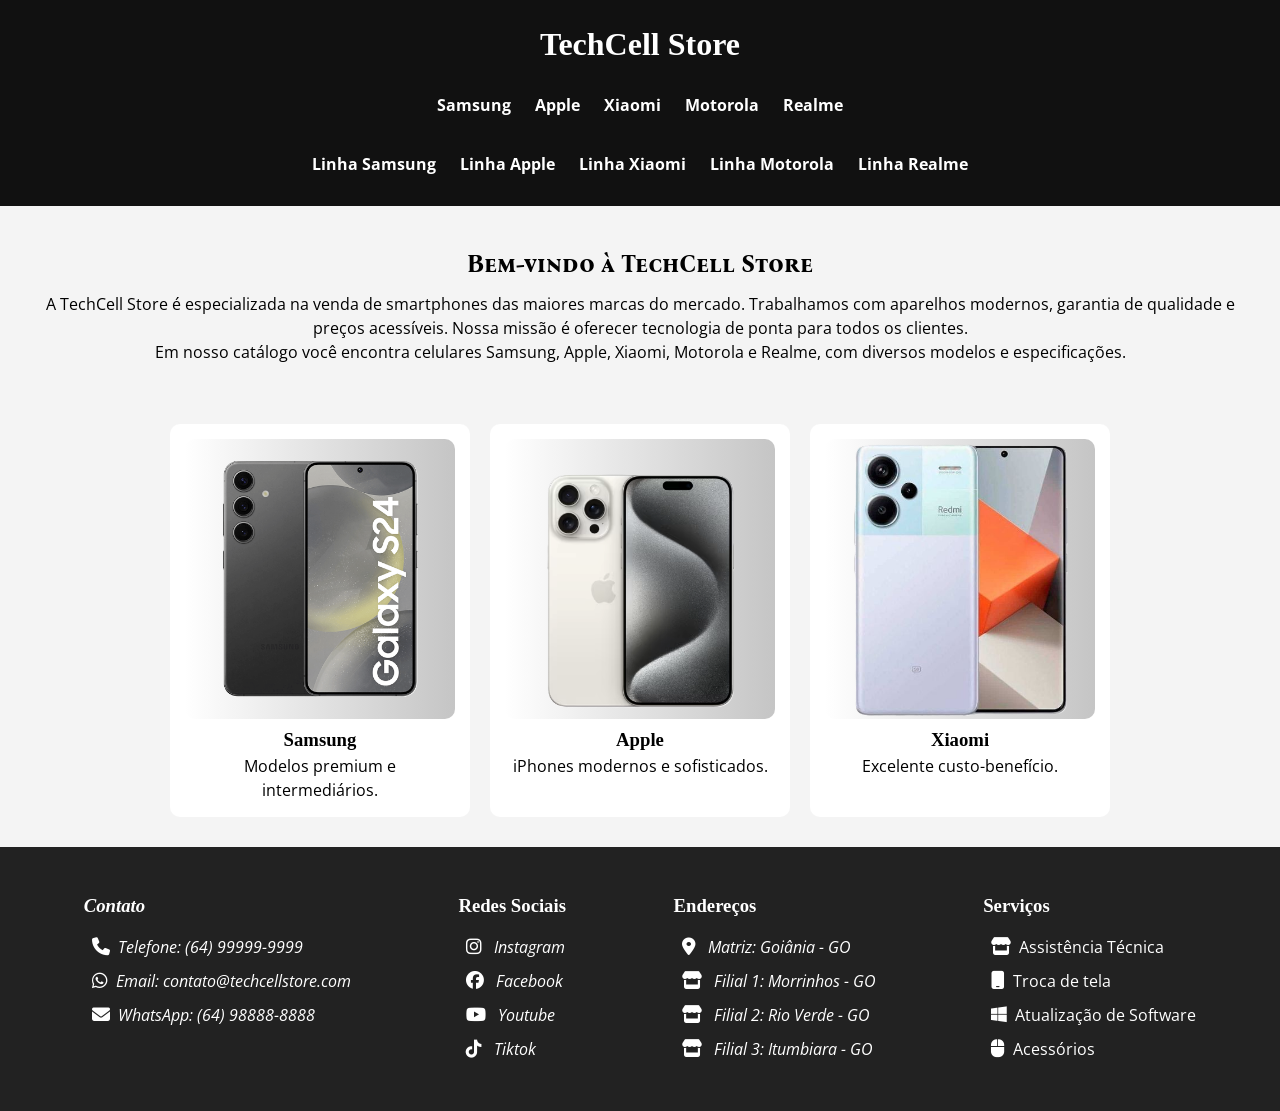
<file: index.html>
<!DOCTYPE html>
<html lang="pt-br">

<head>
    <meta charset="UTF-8">
    <meta name="viewport" content="width=device-width, initial-scale=1.0">
    <title>TechCell Store</title>
    <link rel="stylesheet" href="css/style.css">

    <link rel="stylesheet" href="https://cdnjs.cloudflare.com/ajax/libs/font-awesome/6.5.1/css/all.min.css">

    <link rel="preconnect" href="https://fonts.googleapis.com">
    <link rel="preconnect" href="https://fonts.gstatic.com" crossorigin>
    <link href="https://fonts.googleapis.com/css2?family=Bona+Nova+SC:ital,wght@0,400;0,700;1,400&display=swap"
        rel="stylesheet">

    <link rel="preconnect" href="https://fonts.googleapis.com">
    <link rel="preconnect" href="https://fonts.gstatic.com" crossorigin>

    <link
        href="https://fonts.googleapis.com/css2?family=Bona+Nova+SC:wght@400;700&family=Open+Sans:wght@400;600&display=swap"
        rel="stylesheet">
</head>

<body>

    <header id="topo">

        <h1>TechCell Store</h1>

        <nav id="menu-principal">
            <ul>
                <li><a href="/pages/celulares/samsung.html">Samsung</a></li>
                <li><a href="/pages/celulares/apple.html">Apple</a></li>
                <li><a href="/pages/celulares/xiaomi.html">Xiaomi</a></li>
                <li><a href="/pages/celulares/motorola.html">Motorola</a></li>
                <li><a href="/pages/celulares/realme.html">Realme</a></li>
            </ul>
        </nav>

        <nav id="menu-secundario">
            <ul>
                <li><a href="https://shop.samsung.com/br/desconto-samsung">Linha Samsung</a></li>
                <li><a href="https://www.apple.com/br/store">Linha Apple</a></li>
                <li><a href="https://www.mi.com/br  ">Linha Xiaomi</a></li>
                <li><a href="https://www.motorola.com.br">Linha Motorola</a></li>
                <li><a href="https://www.realme.com/br">Linha Realme</a></li>
            </ul>
        </nav>

    </header>

    <main>

        <section class="apresentacao">

            <header>
                <h2>Bem-vindo à TechCell Store</h2>
            </header>

            <article>
                <p>
                    A TechCell Store é especializada na venda de smartphones das maiores marcas do mercado.
                    Trabalhamos com aparelhos modernos, garantia de qualidade e preços acessíveis.
                    Nossa missão é oferecer tecnologia de ponta para todos os clientes.
                </p>

                <p>
                    Em nosso catálogo você encontra celulares Samsung, Apple, Xiaomi, Motorola e Realme,
                    com diversos modelos e especificações.
                </p>
            </article>

        </section>

        <section class="marcas">

            <article class="card">
                <img src="/assets/images/celulares_images/samsung/Galaxy_S24.png" alt="Samsung">
                <h3>Samsung</h3>
                <p>Modelos premium e intermediários.</p>
            </article>

            <article class="card">
                <img src="/assets/images/celulares_images/apple/iPhone_15_Pro.png" alt="Apple">
                <h3>Apple</h3>
                <p>iPhones modernos e sofisticados.</p>
            </article>

            <article class="card">
                <img src="/assets/images/celulares_images/xiaomi/Redmi_Note_13.png" alt="Xiaomi">
                <h3>Xiaomi</h3>
                <p>Excelente custo-benefício.</p>
            </article>

        </section>

    </main>

    <footer id="rodape">

        <section>

            <address>
                <h3>Contato</h3>
                <p><i class="fa-solid fa-phone"></i>Telefone: (64) 99999-9999</p>
                <p><i class="fa-brands fa-whatsapp"></i>Email: contato@techcellstore.com</p>
                <p><i class="fa-solid fa-envelope"></i>WhatsApp: (64) 98888-8888</p>
            </address>

        </section>

        <section>
            <h3>Redes Sociais</h3>

            <address>
                <p><a href="https://www.instagram.com/techcell_store">
                        <i class="fa-brands fa-instagram"></i>
                        Instagram</a></p>
                <p><a href="https://www.facebook.com/techcell_store">
                        <i class="fa-brands fa-facebook"></i>
                        Facebook</a></p>
                <p><a href="https://www.youtube.com/techcell_store">
                        <i class="fa-brands fa-youtube"></i>
                        Youtube</a></p>
                <p><a href="https://www.tiktok.com/techcell_store">
                        <i class="fa-brands fa-tiktok"></i>
                        Tiktok</a></p>
            </address>

        </section>

        <section>
            <h3>Endereços</h3>

            <address>
                <p><i class="fa-solid fa-location-dot"></i>
                    Matriz: Goiânia - GO</p>
                <p><i class="fa-solid fa-store"></i>
                    Filial 1: Morrinhos - GO</p>
                <p><i class="fa-solid fa-store"></i>
                    Filial 2: Rio Verde - GO</p>
                <p><i class="fa-solid fa-store"></i>
                    Filial 3: Itumbiara - GO</p>
            </address>

        </section>

        <section>
            <h3>Serviços</h3>
            <p><a href="/pages/servicos/assistencia.html"><i class="fa-solid fa-store"></i>Assistência Técnica</a></p>
            <p><a href="/pages/servicos/troca-tela.html"><i class="fa-solid fa-mobile"></i>Troca de tela</a></p>
            <p><a href="/pages/servicos/software.html"><i class="fa-brands fa-windows"></i>Atualização de Software</a>
            </p>
            <p><a href="/pages/servicos/acessorios.html"><i class="fa-solid fa-computer-mouse"></i>Acessórios</a></p>
        </section>

    </footer>

</body>

</html>
</file>
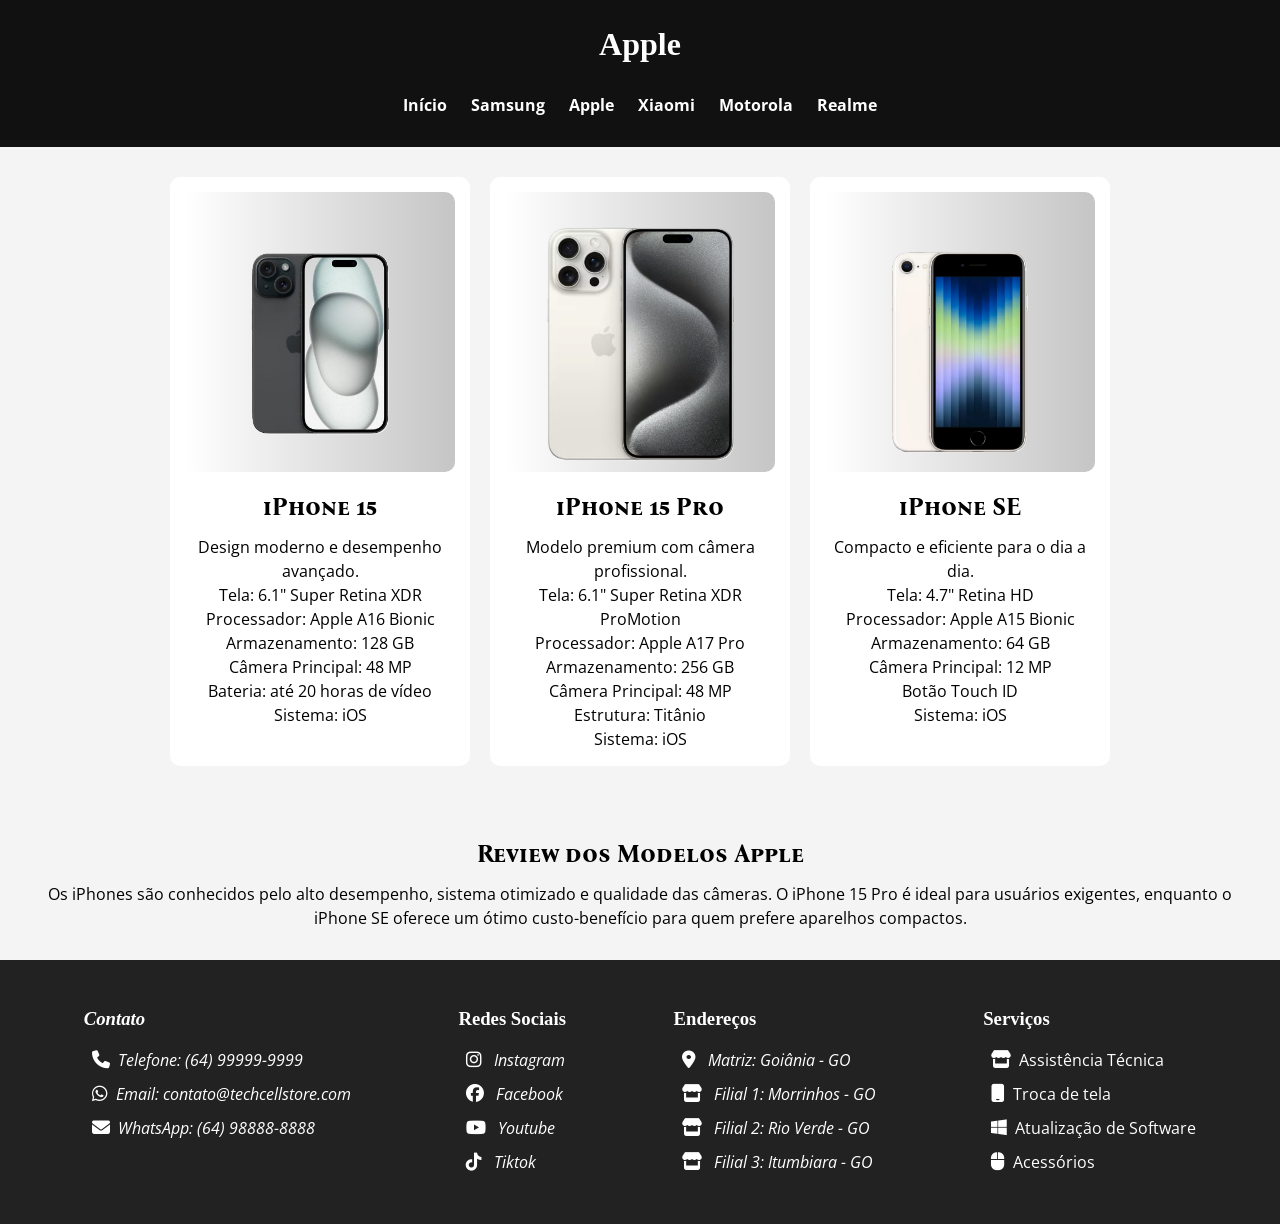
<file: pages/celulares/apple.html>
<!DOCTYPE html>
<html lang="pt-br">

<head>
    <meta charset="UTF-8">
    <meta name="viewport" content="width=device-width, initial-scale=1.0">
    <title>Apple - TechCell</title>
    <link rel="stylesheet" href="../../css/style.css">

    <link rel="stylesheet" href="https://cdnjs.cloudflare.com/ajax/libs/font-awesome/6.5.1/css/all.min.css">

    <link rel="preconnect" href="https://fonts.googleapis.com">
    <link rel="preconnect" href="https://fonts.gstatic.com" crossorigin>
    <link href="https://fonts.googleapis.com/css2?family=Bona+Nova+SC:ital,wght@0,400;0,700;1,400&display=swap"
        rel="stylesheet">

    <link rel="preconnect" href="https://fonts.googleapis.com">
    <link rel="preconnect" href="https://fonts.gstatic.com" crossorigin>

    <link
        href="https://fonts.googleapis.com/css2?family=Bona+Nova+SC:wght@400;700&family=Open+Sans:wght@400;600&display=swap"
        rel="stylesheet">
</head>

<body>

    <header id="topo">

        <h1>Apple</h1>

        <nav id="menu-principal">
            <ul>
                <li><a href="../../index.html">Início</a></li>
                <li><a href="samsung.html">Samsung</a></li>
                <li><a href="apple.html">Apple</a></li>
                <li><a href="xiaomi.html">Xiaomi</a></li>
                <li><a href="motorola.html">Motorola</a></li>
                <li><a href="realme.html">Realme</a></li>
            </ul>
        </nav>

    </header>

    <main>

        <section class="modelos">

            <article class="card">
                <img src="../../assets/images/celulares_images/apple/iPhone_15.png" alt="iPhone 15">
                <h2>iPhone 15</h2>
                <p>Design moderno e desempenho avançado.</p>
                <ul>
                    <li>Tela: 6.1" Super Retina XDR</li>
                    <li>Processador: Apple A16 Bionic</li>
                    <li>Armazenamento: 128 GB</li>
                    <li>Câmera Principal: 48 MP</li>
                    <li>Bateria: até 20 horas de vídeo</li>
                    <li>Sistema: iOS</li>
                </ul>
            </article>

            <article class="card">
                <img src="../../assets/images/celulares_images/apple/iPhone_15_Pro.png" alt="iPhone 15 Pro">
                <h2>iPhone 15 Pro</h2>
                <p>Modelo premium com câmera profissional.</p>
                <ul>
                    <li>Tela: 6.1" Super Retina XDR ProMotion</li>
                    <li>Processador: Apple A17 Pro</li>
                    <li>Armazenamento: 256 GB</li>
                    <li>Câmera Principal: 48 MP</li>
                    <li>Estrutura: Titânio</li>
                    <li>Sistema: iOS</li>
                </ul>
            </article>

            <article class="card">
                <img src="../../assets/images/celulares_images/apple/iPhone_SE.png" alt="iPhone SE">
                <h2>iPhone SE</h2>
                <p>Compacto e eficiente para o dia a dia.</p>
                <ul>
                    <li>Tela: 4.7" Retina HD</li>
                    <li>Processador: Apple A15 Bionic</li>
                    <li>Armazenamento: 64 GB</li>
                    <li>Câmera Principal: 12 MP</li>
                    <li>Botão Touch ID</li>
                    <li>Sistema: iOS</li>
                </ul>
            </article>

        </section>

        <section class="review">

            <header>
                <h2>Review dos Modelos Apple</h2>
            </header>

            <article>
                <p>
                    Os iPhones são conhecidos pelo alto desempenho, sistema otimizado e qualidade das câmeras.
                    O iPhone 15 Pro é ideal para usuários exigentes, enquanto o iPhone SE oferece
                    um ótimo custo-benefício para quem prefere aparelhos compactos.
                </p>
            </article>

        </section>

    </main>

    <footer id="rodape">

        <section>

            <address>
                <h3>Contato</h3>
                <p><i class="fa-solid fa-phone"></i>Telefone: (64) 99999-9999</p>
                <p><i class="fa-brands fa-whatsapp"></i>Email: contato@techcellstore.com</p>
                <p><i class="fa-solid fa-envelope"></i>WhatsApp: (64) 98888-8888</p>
            </address>

        </section>

        <section>
            <h3>Redes Sociais</h3>

            <address>
                <p><a href="https://www.instagram.com/techcell_store">
                        <i class="fa-brands fa-instagram"></i>
                        Instagram</a></p>
                <p><a href="https://www.facebook.com/techcell_store">
                        <i class="fa-brands fa-facebook"></i>
                        Facebook</a></p>
                <p><a href="https://www.youtube.com/techcell_store">
                        <i class="fa-brands fa-youtube"></i>
                        Youtube</a></p>
                <p><a href="https://www.tiktok.com/techcell_store">
                        <i class="fa-brands fa-tiktok"></i>
                        Tiktok</a></p>
            </address>

        </section>

        <section>
            <h3>Endereços</h3>

            <address>
                <p><i class="fa-solid fa-location-dot"></i>
                    Matriz: Goiânia - GO</p>
                <p><i class="fa-solid fa-store"></i>
                    Filial 1: Morrinhos - GO</p>
                <p><i class="fa-solid fa-store"></i>
                    Filial 2: Rio Verde - GO</p>
                <p><i class="fa-solid fa-store"></i>
                    Filial 3: Itumbiara - GO</p>
            </address>

        </section>

        <section>
            <h3>Serviços</h3>
            <p><a href="/pages/servicos/assistencia.html"><i class="fa-solid fa-store"></i>Assistência Técnica</a></p>
            <p><a href="/pages/servicos/troca-tela.html"><i class="fa-solid fa-mobile"></i>Troca de tela</a></p>
            <p><a href="/pages/servicos/software.html"><i class="fa-brands fa-windows"></i>Atualização de Software</a>
            </p>
            <p><a href="/pages/servicos/acessorios.html"><i class="fa-solid fa-computer-mouse"></i>Acessórios</a></p>
        </section>

    </footer>

</body>

</html>
</file>
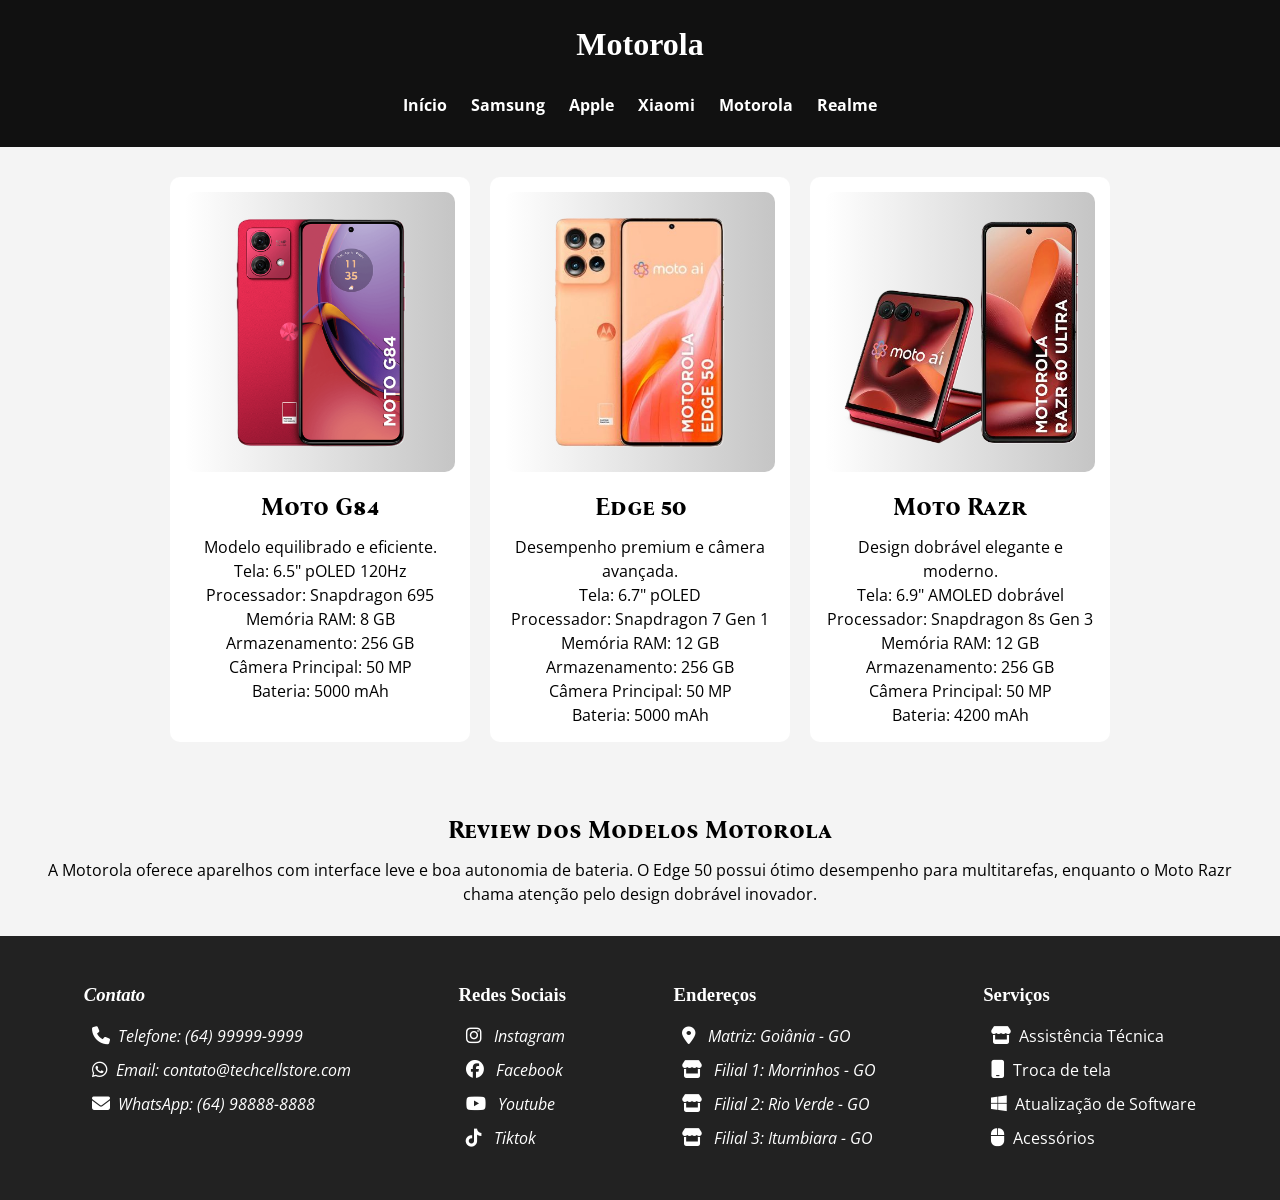
<file: pages/celulares/motorola.html>
<!DOCTYPE html>
<html lang="pt-br">

<head>
    <meta charset="UTF-8">
    <meta name="viewport" content="width=device-width, initial-scale=1.0">
    <title>Motorola - TechCell</title>
    <link rel="stylesheet" href="../../css/style.css">

    <link rel="stylesheet" href="https://cdnjs.cloudflare.com/ajax/libs/font-awesome/6.5.1/css/all.min.css">

    <link rel="preconnect" href="https://fonts.googleapis.com">
    <link rel="preconnect" href="https://fonts.gstatic.com" crossorigin>
    <link href="https://fonts.googleapis.com/css2?family=Bona+Nova+SC:ital,wght@0,400;0,700;1,400&display=swap"
        rel="stylesheet">

    <link rel="preconnect" href="https://fonts.googleapis.com">
    <link rel="preconnect" href="https://fonts.gstatic.com" crossorigin>

    <link
        href="https://fonts.googleapis.com/css2?family=Bona+Nova+SC:wght@400;700&family=Open+Sans:wght@400;600&display=swap"
        rel="stylesheet">
</head>

<body>

    <header id="topo">

        <h1>Motorola</h1>

        <nav id="menu-principal">
            <ul>
                <li><a href="../../index.html">Início</a></li>
                <li><a href="samsung.html">Samsung</a></li>
                <li><a href="apple.html">Apple</a></li>
                <li><a href="xiaomi.html">Xiaomi</a></li>
                <li><a href="motorola.html">Motorola</a></li>
                <li><a href="realme.html">Realme</a></li>
            </ul>
        </nav>

    </header>

    <main>

        <section class="modelos">

            <article class="card">
                <img src="../../assets/images/celulares_images/motorola/Moto_G84.png" alt="Moto G84">
                <h2>Moto G84</h2>
                <p>Modelo equilibrado e eficiente.</p>
                <ul>
                    <li>Tela: 6.5" pOLED 120Hz</li>
                    <li>Processador: Snapdragon 695</li>
                    <li>Memória RAM: 8 GB</li>
                    <li>Armazenamento: 256 GB</li>
                    <li>Câmera Principal: 50 MP</li>
                    <li>Bateria: 5000 mAh</li>
                </ul>
            </article>

            <article class="card">
                <img src="../../assets/images/celulares_images/motorola/Edge_50.png" alt="Edge 50">
                <h2>Edge 50</h2>
                <p>Desempenho premium e câmera avançada.</p>
                <ul>
                    <li>Tela: 6.7" pOLED</li>
                    <li>Processador: Snapdragon 7 Gen 1</li>
                    <li>Memória RAM: 12 GB</li>
                    <li>Armazenamento: 256 GB</li>
                    <li>Câmera Principal: 50 MP</li>
                    <li>Bateria: 5000 mAh</li>
                </ul>
            </article>

            <article class="card">
                <img src="../../assets/images/celulares_images/motorola/Moto_Razr.png" alt="Moto Razr">
                <h2>Moto Razr</h2>
                <p>Design dobrável elegante e moderno.</p>
                <ul>
                    <li>Tela: 6.9" AMOLED dobrável</li>
                    <li>Processador: Snapdragon 8s Gen 3</li>
                    <li>Memória RAM: 12 GB</li>
                    <li>Armazenamento: 256 GB</li>
                    <li>Câmera Principal: 50 MP</li>
                    <li>Bateria: 4200 mAh</li>
                </ul>
            </article>

        </section>

        <section class="review">

            <header>
                <h2>Review dos Modelos Motorola</h2>
            </header>

            <article>
                <p>
                    A Motorola oferece aparelhos com interface leve e boa autonomia de bateria.
                    O Edge 50 possui ótimo desempenho para multitarefas,
                    enquanto o Moto Razr chama atenção pelo design dobrável inovador.
                </p>
            </article>

        </section>

    </main>

    <footer id="rodape">

        <section>

            <address>
                <h3>Contato</h3>
                <p><i class="fa-solid fa-phone"></i>Telefone: (64) 99999-9999</p>
                <p><i class="fa-brands fa-whatsapp"></i>Email: contato@techcellstore.com</p>
                <p><i class="fa-solid fa-envelope"></i>WhatsApp: (64) 98888-8888</p>
            </address>

        </section>

        <section>
            <h3>Redes Sociais</h3>

            <address>
                <p><a href="https://www.instagram.com/techcell_store">
                        <i class="fa-brands fa-instagram"></i>
                        Instagram</a></p>
                <p><a href="https://www.facebook.com/techcell_store">
                        <i class="fa-brands fa-facebook"></i>
                        Facebook</a></p>
                <p><a href="https://www.youtube.com/techcell_store">
                        <i class="fa-brands fa-youtube"></i>
                        Youtube</a></p>
                <p><a href="https://www.tiktok.com/techcell_store">
                        <i class="fa-brands fa-tiktok"></i>
                        Tiktok</a></p>
            </address>

        </section>

        <section>
            <h3>Endereços</h3>

            <address>
                <p><i class="fa-solid fa-location-dot"></i>
                    Matriz: Goiânia - GO</p>
                <p><i class="fa-solid fa-store"></i>
                    Filial 1: Morrinhos - GO</p>
                <p><i class="fa-solid fa-store"></i>
                    Filial 2: Rio Verde - GO</p>
                <p><i class="fa-solid fa-store"></i>
                    Filial 3: Itumbiara - GO</p>
            </address>

        </section>


        <section>
            <h3>Serviços</h3>
            <p><a href="/pages/servicos/assistencia.html"><i class="fa-solid fa-store"></i>Assistência Técnica</a></p>
            <p><a href="/pages/servicos/troca-tela.html"><i class="fa-solid fa-mobile"></i>Troca de tela</a></p>
            <p><a href="/pages/servicos/software.html"><i class="fa-brands fa-windows"></i>Atualização de Software</a>
            </p>
            <p><a href="/pages/servicos/acessorios.html"><i class="fa-solid fa-computer-mouse"></i>Acessórios</a></p>
        </section>

    </footer>
</body>

</html>
</file>
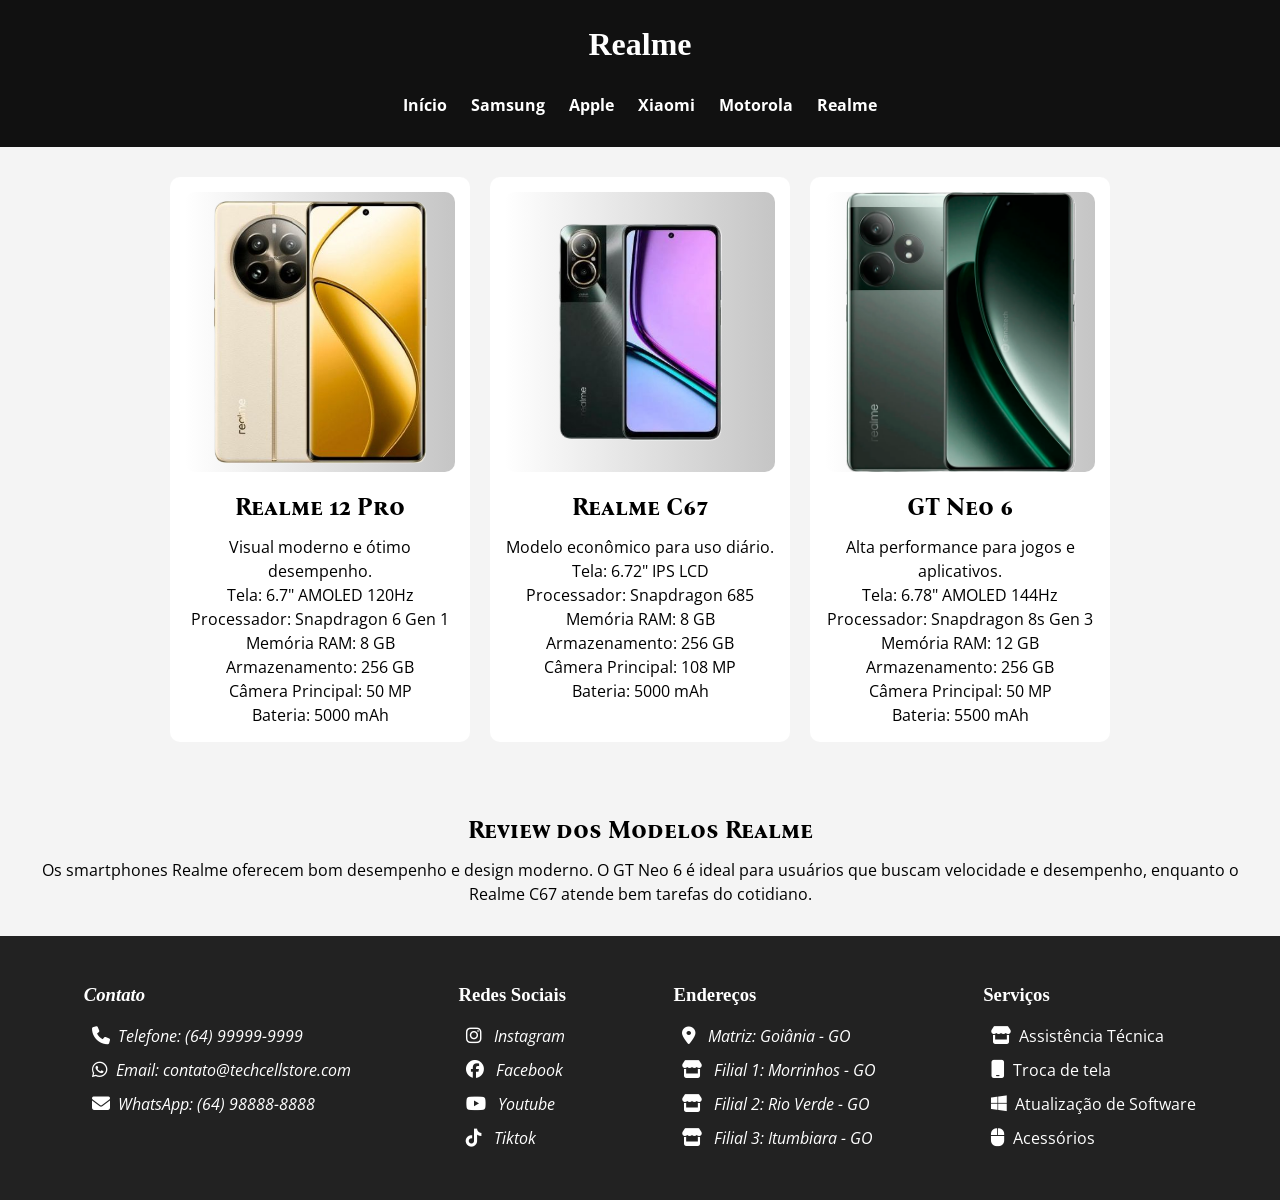
<file: pages/celulares/realme.html>
<!DOCTYPE html>
<html lang="pt-br">

<head>
    <meta charset="UTF-8">
    <meta name="viewport" content="width=device-width, initial-scale=1.0">
    <title>Realme - TechCell</title>
    <link rel="stylesheet" href="../../css/style.css">

    <link rel="stylesheet" href="https://cdnjs.cloudflare.com/ajax/libs/font-awesome/6.5.1/css/all.min.css">

    <link rel="preconnect" href="https://fonts.googleapis.com">
    <link rel="preconnect" href="https://fonts.gstatic.com" crossorigin>
    <link href="https://fonts.googleapis.com/css2?family=Bona+Nova+SC:ital,wght@0,400;0,700;1,400&display=swap"
        rel="stylesheet">

    <link rel="preconnect" href="https://fonts.googleapis.com">
    <link rel="preconnect" href="https://fonts.gstatic.com" crossorigin>

    <link
        href="https://fonts.googleapis.com/css2?family=Bona+Nova+SC:wght@400;700&family=Open+Sans:wght@400;600&display=swap"
        rel="stylesheet">
</head>

<body>

    <header id="topo">

        <h1>Realme</h1>

        <nav id="menu-principal">
            <ul>
                <li><a href="../../index.html">Início</a></li>
                <li><a href="samsung.html">Samsung</a></li>
                <li><a href="apple.html">Apple</a></li>
                <li><a href="xiaomi.html">Xiaomi</a></li>
                <li><a href="motorola.html">Motorola</a></li>
                <li><a href="realme.html">Realme</a></li>
            </ul>
        </nav>

    </header>

    <main>

        <section class="modelos">

            <article class="card">
                <img src="../../assets/images/celulares_images/realme/Realme_12_Pro.png" alt="Realme 12 Pro">
                <h2>Realme 12 Pro</h2>
                <p>Visual moderno e ótimo desempenho.</p>
                <ul>
                    <li>Tela: 6.7" AMOLED 120Hz</li>
                    <li>Processador: Snapdragon 6 Gen 1</li>
                    <li>Memória RAM: 8 GB</li>
                    <li>Armazenamento: 256 GB</li>
                    <li>Câmera Principal: 50 MP</li>
                    <li>Bateria: 5000 mAh</li>
                </ul>
            </article>

            <article class="card">
                <img src="../../assets/images/celulares_images/realme/Realme_C67.png" alt="Realme C67">
                <h2>Realme C67</h2>
                <p>Modelo econômico para uso diário.</p>
                <ul>
                    <li>Tela: 6.72" IPS LCD</li>
                    <li>Processador: Snapdragon 685</li>
                    <li>Memória RAM: 8 GB</li>
                    <li>Armazenamento: 256 GB</li>
                    <li>Câmera Principal: 108 MP</li>
                    <li>Bateria: 5000 mAh</li>
                </ul>
            </article>

            <article class="card">
                <img src="../../assets/images/celulares_images/realme/GT_Neo_6.png" alt="GT Neo 6">
                <h2>GT Neo 6</h2>
                <p>Alta performance para jogos e aplicativos.</p>
                <ul>
                    <li>Tela: 6.78" AMOLED 144Hz</li>
                    <li>Processador: Snapdragon 8s Gen 3</li>
                    <li>Memória RAM: 12 GB</li>
                    <li>Armazenamento: 256 GB</li>
                    <li>Câmera Principal: 50 MP</li>
                    <li>Bateria: 5500 mAh</li>
                </ul>
            </article>

        </section>

        <section class="review">

            <header>
                <h2>Review dos Modelos Realme</h2>
            </header>

            <article>
                <p>
                    Os smartphones Realme oferecem bom desempenho e design moderno.
                    O GT Neo 6 é ideal para usuários que buscam velocidade e desempenho,
                    enquanto o Realme C67 atende bem tarefas do cotidiano.
                </p>
            </article>

        </section>

    </main>

    <footer id="rodape">

        <section>

            <address>
                <h3>Contato</h3>
                <p><i class="fa-solid fa-phone"></i>Telefone: (64) 99999-9999</p>
                <p><i class="fa-brands fa-whatsapp"></i>Email: contato@techcellstore.com</p>
                <p><i class="fa-solid fa-envelope"></i>WhatsApp: (64) 98888-8888</p>
            </address>

        </section>

        <section>
            <h3>Redes Sociais</h3>

            <address>
                <p><a href="https://www.instagram.com/techcell_store">
                        <i class="fa-brands fa-instagram"></i>
                        Instagram</a></p>
                <p><a href="https://www.facebook.com/techcell_store">
                        <i class="fa-brands fa-facebook"></i>
                        Facebook</a></p>
                <p><a href="https://www.youtube.com/techcell_store">
                        <i class="fa-brands fa-youtube"></i>
                        Youtube</a></p>
                <p><a href="https://www.tiktok.com/techcell_store">
                        <i class="fa-brands fa-tiktok"></i>
                        Tiktok</a></p>
            </address>

        </section>

        <section>
            <h3>Endereços</h3>

            <address>
                <p><i class="fa-solid fa-location-dot"></i>
                    Matriz: Goiânia - GO</p>
                <p><i class="fa-solid fa-store"></i>
                    Filial 1: Morrinhos - GO</p>
                <p><i class="fa-solid fa-store"></i>
                    Filial 2: Rio Verde - GO</p>
                <p><i class="fa-solid fa-store"></i>
                    Filial 3: Itumbiara - GO</p>
            </address>

        </section>


        <section>
            <h3>Serviços</h3>
            <p><a href="/pages/servicos/assistencia.html"><i class="fa-solid fa-store"></i>Assistência Técnica</a></p>
            <p><a href="/pages/servicos/troca-tela.html"><i class="fa-solid fa-mobile"></i>Troca de tela</a></p>
            <p><a href="/pages/servicos/software.html"><i class="fa-brands fa-windows"></i>Atualização de Software</a>
            </p>
            <p><a href="/pages/servicos/acessorios.html"><i class="fa-solid fa-computer-mouse"></i>Acessórios</a></p>
        </section>

    </footer>

</body>

</html>
</file>
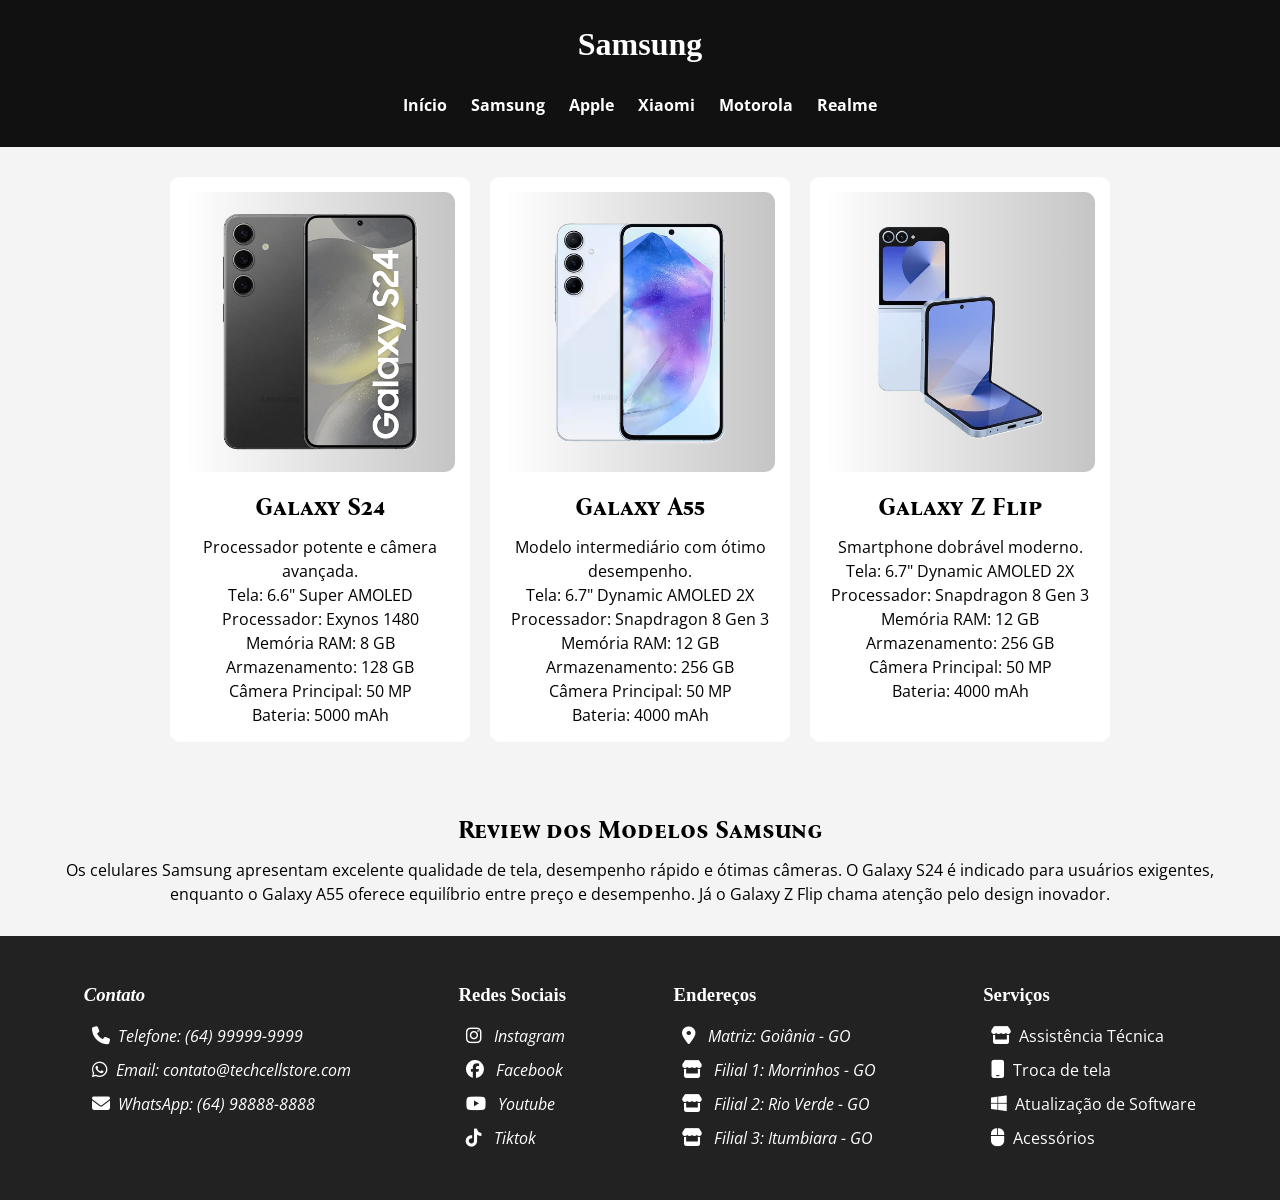
<file: pages/celulares/samsung.html>
<!DOCTYPE html>
<html lang="pt-br">

<head>
    <meta charset="UTF-8">
    <meta name="viewport" content="width=device-width, initial-scale=1.0">
    <title>Samsung - TechCell</title>
    <link rel="stylesheet" href="../../css/style.css">

    <link rel="stylesheet" href="https://cdnjs.cloudflare.com/ajax/libs/font-awesome/6.5.1/css/all.min.css">

    <link rel="preconnect" href="https://fonts.googleapis.com">
    <link rel="preconnect" href="https://fonts.gstatic.com" crossorigin>
    <link href="https://fonts.googleapis.com/css2?family=Bona+Nova+SC:ital,wght@0,400;0,700;1,400&display=swap"
        rel="stylesheet">

    <link rel="preconnect" href="https://fonts.googleapis.com">
    <link rel="preconnect" href="https://fonts.gstatic.com" crossorigin>

    <link
        href="https://fonts.googleapis.com/css2?family=Bona+Nova+SC:wght@400;700&family=Open+Sans:wght@400;600&display=swap"
        rel="stylesheet">
</head>

<body>

    <header id="topo">

        <h1>Samsung</h1>

        <nav id="menu-principal">
            <ul>
                <li><a href="../../index.html">Início</a></li>
                <li><a href="samsung.html">Samsung</a></li>
                <li><a href="apple.html">Apple</a></li>
                <li><a href="xiaomi.html">Xiaomi</a></li>
                <li><a href="motorola.html">Motorola</a></li>
                <li><a href="realme.html">Realme</a></li>
            </ul>
        </nav>

    </header>

    <main>

        <section class="modelos">

            <article class="card">
                <img src="../../assets/images/celulares_images/samsung/Galaxy_S24.png" alt="Galaxy S24">
                <h2>Galaxy S24</h2>
                <p>Processador potente e câmera avançada.</p>
                <ul>
                    <li>Tela: 6.6" Super AMOLED</li>
                    <li>Processador: Exynos 1480</li>
                    <li>Memória RAM: 8 GB</li>
                    <li>Armazenamento: 128 GB</li>
                    <li>Câmera Principal: 50 MP</li>
                    <li>Bateria: 5000 mAh</li>
                </ul>
            </article>

            <article class="card">
                <img src="../../assets/images/celulares_images/samsung/Galaxy_A55.png" alt="Galaxy A55">
                <h2>Galaxy A55</h2>
                <p>Modelo intermediário com ótimo desempenho.</p>
                <ul>
                    <li>Tela: 6.7" Dynamic AMOLED 2X</li>
                    <li>Processador: Snapdragon 8 Gen 3</li>
                    <li>Memória RAM: 12 GB</li>
                    <li>Armazenamento: 256 GB</li>
                    <li>Câmera Principal: 50 MP</li>
                    <li>Bateria: 4000 mAh</li>
                </ul>
            </article>

            <article class="card">
                <img src="../../assets/images/celulares_images/samsung/Galaxy_Z_Flip.png" alt="Galaxy Z Flip">
                <h2>Galaxy Z Flip</h2>
                <p>Smartphone dobrável moderno.</p>
                <ul>
                    <li>Tela: 6.7" Dynamic AMOLED 2X</li>
                    <li>Processador: Snapdragon 8 Gen 3</li>
                    <li>Memória RAM: 12 GB</li>
                    <li>Armazenamento: 256 GB</li>
                    <li>Câmera Principal: 50 MP</li>
                    <li>Bateria: 4000 mAh</li>
                </ul>
            </article>

        </section>

        <section class="review">

            <header>
                <h2>Review dos Modelos Samsung</h2>
            </header>

            <article>
                <p>
                    Os celulares Samsung apresentam excelente qualidade de tela, desempenho rápido
                    e ótimas câmeras. O Galaxy S24 é indicado para usuários exigentes,
                    enquanto o Galaxy A55 oferece equilíbrio entre preço e desempenho.
                    Já o Galaxy Z Flip chama atenção pelo design inovador.
                </p>
            </article>

        </section>

    </main>

    <footer id="rodape">

        <section>

            <address>
                <h3>Contato</h3>
                <p><i class="fa-solid fa-phone"></i>Telefone: (64) 99999-9999</p>
                <p><i class="fa-brands fa-whatsapp"></i>Email: contato@techcellstore.com</p>
                <p><i class="fa-solid fa-envelope"></i>WhatsApp: (64) 98888-8888</p>
            </address>

        </section>

        <section>
            <h3>Redes Sociais</h3>

            <address>
                <p><a href="https://www.instagram.com/techcell_store">
                        <i class="fa-brands fa-instagram"></i>
                        Instagram</a></p>
                <p><a href="https://www.facebook.com/techcell_store">
                        <i class="fa-brands fa-facebook"></i>
                        Facebook</a></p>
                <p><a href="https://www.youtube.com/techcell_store">
                        <i class="fa-brands fa-youtube"></i>
                        Youtube</a></p>
                <p><a href="https://www.tiktok.com/techcell_store">
                        <i class="fa-brands fa-tiktok"></i>
                        Tiktok</a></p>
            </address>

        </section>

        <section>
            <h3>Endereços</h3>

            <address>
                <p><i class="fa-solid fa-location-dot"></i>
                    Matriz: Goiânia - GO</p>
                <p><i class="fa-solid fa-store"></i>
                    Filial 1: Morrinhos - GO</p>
                <p><i class="fa-solid fa-store"></i>
                    Filial 2: Rio Verde - GO</p>
                <p><i class="fa-solid fa-store"></i>
                    Filial 3: Itumbiara - GO</p>
            </address>

        </section>


        <section>
            <h3>Serviços</h3>
            <p><a href="/pages/servicos/assistencia.html"><i class="fa-solid fa-store"></i>Assistência Técnica</a></p>
            <p><a href="/pages/servicos/troca-tela.html"><i class="fa-solid fa-mobile"></i>Troca de tela</a></p>
            <p><a href="/pages/servicos/software.html"><i class="fa-brands fa-windows"></i>Atualização de Software</a>
            </p>
            <p><a href="/pages/servicos/acessorios.html"><i class="fa-solid fa-computer-mouse"></i>Acessórios</a></p>
        </section>

    </footer>

</body>

</html>
</file>
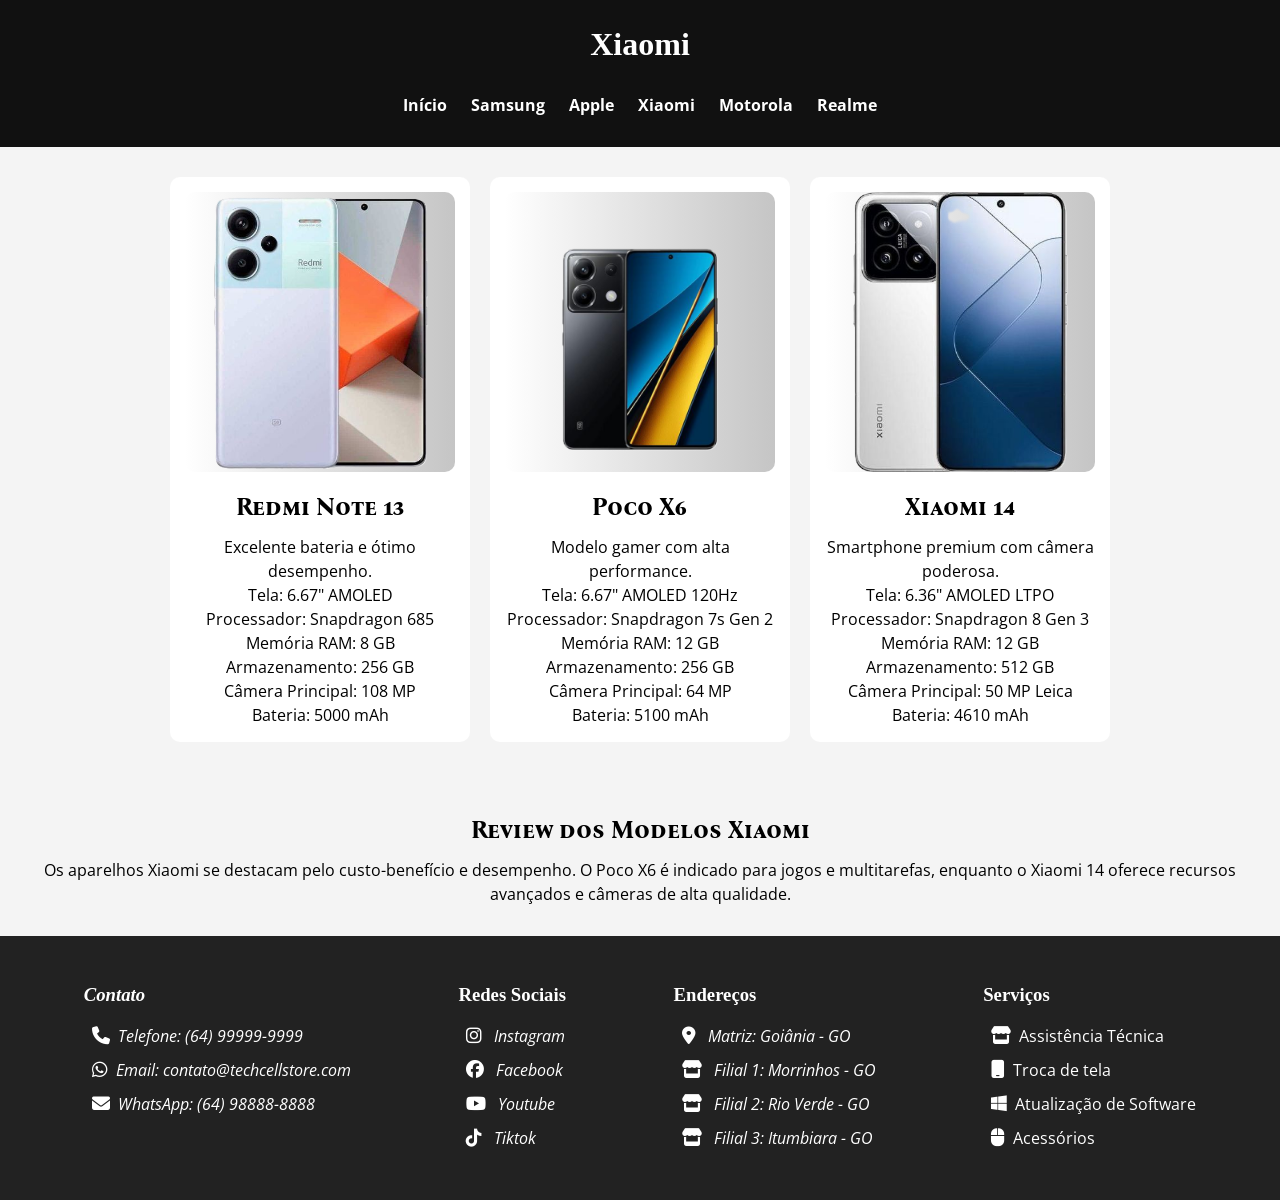
<file: pages/celulares/xiaomi.html>
<!DOCTYPE html>
<html lang="pt-br">

<head>
    <meta charset="UTF-8">
    <meta name="viewport" content="width=device-width, initial-scale=1.0">
    <title>Xiaomi - TechCell</title>
    <link rel="stylesheet" href="../../css/style.css">

    <link rel="stylesheet" href="https://cdnjs.cloudflare.com/ajax/libs/font-awesome/6.5.1/css/all.min.css">

    <link rel="preconnect" href="https://fonts.googleapis.com">
    <link rel="preconnect" href="https://fonts.gstatic.com" crossorigin>
    <link href="https://fonts.googleapis.com/css2?family=Bona+Nova+SC:ital,wght@0,400;0,700;1,400&display=swap"
        rel="stylesheet">

    <link rel="preconnect" href="https://fonts.googleapis.com">
    <link rel="preconnect" href="https://fonts.gstatic.com" crossorigin>

    <link
        href="https://fonts.googleapis.com/css2?family=Bona+Nova+SC:wght@400;700&family=Open+Sans:wght@400;600&display=swap"
        rel="stylesheet">
</head>

<body>

    <header id="topo">

        <h1>Xiaomi</h1>

        <nav id="menu-principal">
            <ul>
                <li><a href="../../index.html">Início</a></li>
                <li><a href="samsung.html">Samsung</a></li>
                <li><a href="apple.html">Apple</a></li>
                <li><a href="xiaomi.html">Xiaomi</a></li>
                <li><a href="motorola.html">Motorola</a></li>
                <li><a href="realme.html">Realme</a></li>
            </ul>
        </nav>

    </header>

    <main>

        <section class="modelos">

            <article class="card">
                <img src="../../assets/images/celulares_images/xiaomi/Redmi_Note_13.png" alt="Redmi Note 13">
                <h2>Redmi Note 13</h2>
                <p>Excelente bateria e ótimo desempenho.</p>
                <ul>
                    <li>Tela: 6.67" AMOLED</li>
                    <li>Processador: Snapdragon 685</li>
                    <li>Memória RAM: 8 GB</li>
                    <li>Armazenamento: 256 GB</li>
                    <li>Câmera Principal: 108 MP</li>
                    <li>Bateria: 5000 mAh</li>
                </ul>
            </article>

            <article class="card">
                <img src="../../assets/images/celulares_images/xiaomi/Poco_X6.png" alt="Poco X6">
                <h2>Poco X6</h2>
                <p>Modelo gamer com alta performance.</p>
                <ul>
                    <li>Tela: 6.67" AMOLED 120Hz</li>
                    <li>Processador: Snapdragon 7s Gen 2</li>
                    <li>Memória RAM: 12 GB</li>
                    <li>Armazenamento: 256 GB</li>
                    <li>Câmera Principal: 64 MP</li>
                    <li>Bateria: 5100 mAh</li>
                </ul>
            </article>

            <article class="card">
                <img src="../../assets/images/celulares_images/xiaomi/Xiaomi_14.png" alt="Xiaomi 14">
                <h2>Xiaomi 14</h2>
                <p>Smartphone premium com câmera poderosa.</p>
                <ul>
                    <li>Tela: 6.36" AMOLED LTPO</li>
                    <li>Processador: Snapdragon 8 Gen 3</li>
                    <li>Memória RAM: 12 GB</li>
                    <li>Armazenamento: 512 GB</li>
                    <li>Câmera Principal: 50 MP Leica</li>
                    <li>Bateria: 4610 mAh</li>
                </ul>
            </article>

        </section>

        <section class="review">

            <header>
                <h2>Review dos Modelos Xiaomi</h2>
            </header>

            <article>
                <p>
                    Os aparelhos Xiaomi se destacam pelo custo-benefício e desempenho.
                    O Poco X6 é indicado para jogos e multitarefas,
                    enquanto o Xiaomi 14 oferece recursos avançados e câmeras de alta qualidade.
                </p>
            </article>

        </section>

    </main>

    <footer id="rodape">

        <section>

            <address>
                <h3>Contato</h3>
                <p><i class="fa-solid fa-phone"></i>Telefone: (64) 99999-9999</p>
                <p><i class="fa-brands fa-whatsapp"></i>Email: contato@techcellstore.com</p>
                <p><i class="fa-solid fa-envelope"></i>WhatsApp: (64) 98888-8888</p>
            </address>

        </section>

        <section>
            <h3>Redes Sociais</h3>

            <address>
                <p><a href="https://www.instagram.com/techcell_store">
                        <i class="fa-brands fa-instagram"></i>
                        Instagram</a></p>
                <p><a href="https://www.facebook.com/techcell_store">
                        <i class="fa-brands fa-facebook"></i>
                        Facebook</a></p>
                <p><a href="https://www.youtube.com/techcell_store">
                        <i class="fa-brands fa-youtube"></i>
                        Youtube</a></p>
                <p><a href="https://www.tiktok.com/techcell_store">
                        <i class="fa-brands fa-tiktok"></i>
                        Tiktok</a></p>
            </address>

        </section>

        <section>
            <h3>Endereços</h3>

            <address>
                <p><i class="fa-solid fa-location-dot"></i>
                    Matriz: Goiânia - GO</p>
                <p><i class="fa-solid fa-store"></i>
                    Filial 1: Morrinhos - GO</p>
                <p><i class="fa-solid fa-store"></i>
                    Filial 2: Rio Verde - GO</p>
                <p><i class="fa-solid fa-store"></i>
                    Filial 3: Itumbiara - GO</p>
            </address>

        </section>


        <section>
            <h3>Serviços</h3>
            <p><a href="/pages/servicos/assistencia.html"><i class="fa-solid fa-store"></i>Assistência Técnica</a></p>
            <p><a href="/pages/servicos/troca-tela.html"><i class="fa-solid fa-mobile"></i>Troca de tela</a></p>
            <p><a href="/pages/servicos/software.html"><i class="fa-brands fa-windows"></i>Atualização de Software</a>
            </p>
            <p><a href="/pages/servicos/acessorios.html"><i class="fa-solid fa-computer-mouse"></i>Acessórios</a></p>
        </section>

    </footer>

</body>

</html>
</file>
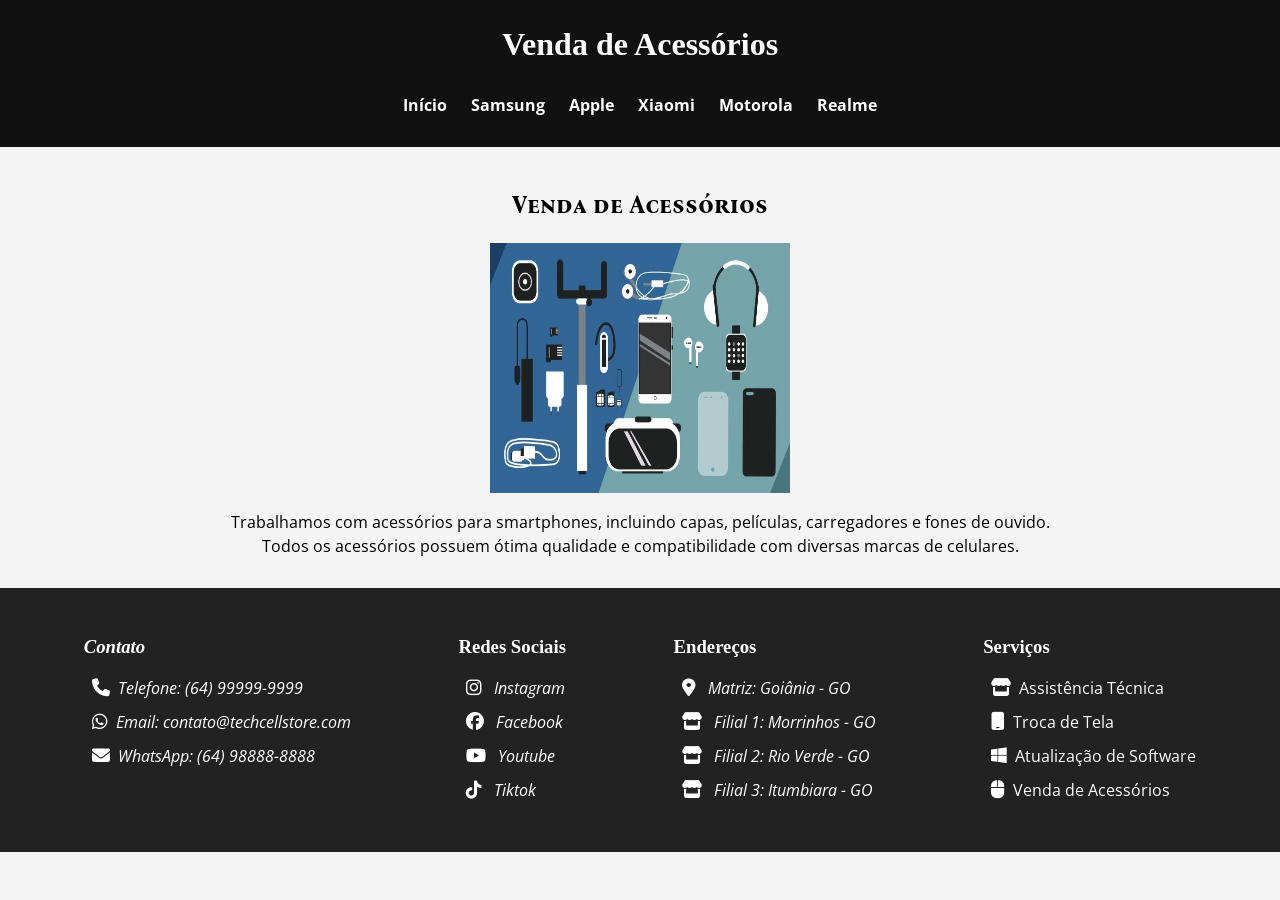
<file: pages/servicos/acessorios.html>
<!DOCTYPE html>
<html lang="pt-br">

<head>
    <meta charset="UTF-8">
    <meta name="viewport" content="width=device-width, initial-scale=1.0">
    <title>Venda de Acessórios - TechCell</title>
    <link rel="stylesheet" href="../../css/style.css">

    <link rel="stylesheet" href="https://cdnjs.cloudflare.com/ajax/libs/font-awesome/6.5.1/css/all.min.css">

    <link rel="preconnect" href="https://fonts.googleapis.com">
    <link rel="preconnect" href="https://fonts.gstatic.com" crossorigin>
    <link href="https://fonts.googleapis.com/css2?family=Bona+Nova+SC:ital,wght@0,400;0,700;1,400&display=swap"
        rel="stylesheet">

    <link rel="preconnect" href="https://fonts.googleapis.com">
    <link rel="preconnect" href="https://fonts.gstatic.com" crossorigin>

    <link
        href="https://fonts.googleapis.com/css2?family=Bona+Nova+SC:wght@400;700&family=Open+Sans:wght@400;600&display=swap"
        rel="stylesheet">
</head>

<body>

    <header id="topo">

        <h1>Venda de Acessórios</h1>

        <nav id="menu-principal">
            <ul>
                <li><a href="../../index.html">Início</a></li>
                <li><a href="../celulares/samsung.html">Samsung</a></li>
                <li><a href="../celulares/apple.html">Apple</a></li>
                <li><a href="../celulares/xiaomi.html">Xiaomi</a></li>
                <li><a href="../celulares/motorola.html">Motorola</a></li>
                <li><a href="../celulares/realme.html">Realme</a></li>
            </ul>
        </nav>

    </header>

    <main>

        <section class="apresentacao">

            <header>
                <h2>Venda de Acessórios</h2>
            </header>

            <article>
                <img id="servicos" src="../../assets/images/servicos_images/acessorios_celular.jpg" alt="Acessórios">

                <p>
                    Trabalhamos com acessórios para smartphones,
                    incluindo capas, películas, carregadores e fones de ouvido.
                </p>

                <p>
                    Todos os acessórios possuem ótima qualidade e compatibilidade
                    com diversas marcas de celulares.
                </p>
            </article>

        </section>

    </main>

    <footer id="rodape">
        <section>

            <address>
                <h3>Contato</h3>
                <p><i class="fa-solid fa-phone"></i>Telefone: (64) 99999-9999</p>
                <p><i class="fa-brands fa-whatsapp"></i>Email: contato@techcellstore.com</p>
                <p><i class="fa-solid fa-envelope"></i>WhatsApp: (64) 98888-8888</p>
            </address>

        </section>

        <section>
            <h3>Redes Sociais</h3>

            <address>
                <p><a href="https://www.instagram.com/techcell_store">
                        <i class="fa-brands fa-instagram"></i>
                        Instagram</a></p>
                <p><a href="https://www.facebook.com/techcell_store">
                        <i class="fa-brands fa-facebook"></i>
                        Facebook</a></p>
                <p><a href="https://www.youtube.com/techcell_store">
                        <i class="fa-brands fa-youtube"></i>
                        Youtube</a></p>
                <p><a href="https://www.tiktok.com/techcell_store">
                        <i class="fa-brands fa-tiktok"></i>
                        Tiktok</a></p>
            </address>

        </section>

        <section>
            <h3>Endereços</h3>

            <address>
                <p><i class="fa-solid fa-location-dot"></i>
                    Matriz: Goiânia - GO</p>
                <p><i class="fa-solid fa-store"></i>
                    Filial 1: Morrinhos - GO</p>
                <p><i class="fa-solid fa-store"></i>
                    Filial 2: Rio Verde - GO</p>
                <p><i class="fa-solid fa-store"></i>
                    Filial 3: Itumbiara - GO</p>
            </address>

        </section>

        <section>
            <h3>Serviços</h3>

            <p><a href="assistencia.html"><i class="fa-solid fa-store"></i>Assistência Técnica</a></p>
            <p><a href="troca-tela.html"><i class="fa-solid fa-mobile"></i>Troca de Tela</a></p>
            <p><a href="software.html"><i class="fa-brands fa-windows"></i>Atualização de Software</a></p>
            <p><a href="acessorios.html"><i class="fa-solid fa-computer-mouse"></i>Venda de Acessórios</a></p>

        </section>

    </footer>

</body>

</html>
</file>
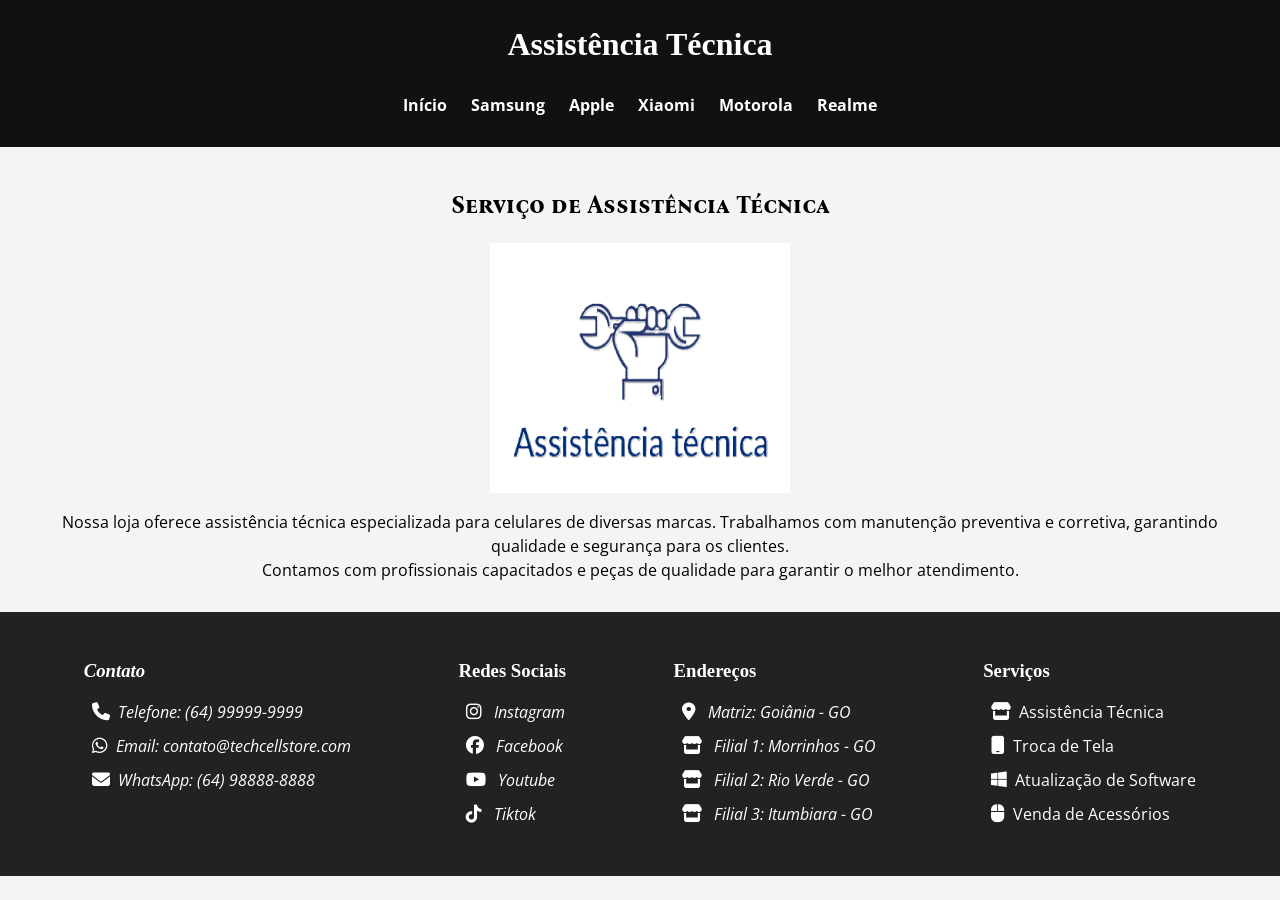
<file: pages/servicos/assistencia.html>
<!DOCTYPE html>
<html lang="pt-br">

<head>
    <meta charset="UTF-8">
    <meta name="viewport" content="width=device-width, initial-scale=1.0">
    <title>Assistência Técnica - TechCell</title>
    <link rel="stylesheet" href="../../css/style.css">

    <link rel="stylesheet" href="https://cdnjs.cloudflare.com/ajax/libs/font-awesome/6.5.1/css/all.min.css">

    <link rel="preconnect" href="https://fonts.googleapis.com">
    <link rel="preconnect" href="https://fonts.gstatic.com" crossorigin>
    <link href="https://fonts.googleapis.com/css2?family=Bona+Nova+SC:ital,wght@0,400;0,700;1,400&display=swap"
        rel="stylesheet">

    <link rel="preconnect" href="https://fonts.googleapis.com">
    <link rel="preconnect" href="https://fonts.gstatic.com" crossorigin>

    <link
        href="https://fonts.googleapis.com/css2?family=Bona+Nova+SC:wght@400;700&family=Open+Sans:wght@400;600&display=swap"
        rel="stylesheet">
</head>

<body>

    <header id="topo">

        <h1>Assistência Técnica</h1>

        <nav id="menu-principal">
            <ul>
                <li><a href="../../index.html">Início</a></li>
                <li><a href="../celulares/samsung.html">Samsung</a></li>
                <li><a href="../celulares/apple.html">Apple</a></li>
                <li><a href="../celulares/xiaomi.html">Xiaomi</a></li>
                <li><a href="../celulares/motorola.html">Motorola</a></li>
                <li><a href="../celulares/realme.html">Realme</a></li>
            </ul>
        </nav>

    </header>

    <main>

        <section class="apresentacao">

            <header>
                <h2>Serviço de Assistência Técnica</h2>
            </header>

            <article>
                <img id="servicos" src="../../assets/images/servicos_images/assistencia_tecnica.png"
                    alt="Assistência Técnica">

                <p>
                    Nossa loja oferece assistência técnica especializada para celulares
                    de diversas marcas. Trabalhamos com manutenção preventiva e corretiva,
                    garantindo qualidade e segurança para os clientes.
                </p>

                <p>
                    Contamos com profissionais capacitados e peças de qualidade
                    para garantir o melhor atendimento.
                </p>
            </article>

        </section>

    </main>

    <footer id="rodape">

        <section>

            <address>
                <h3>Contato</h3>
                <p><i class="fa-solid fa-phone"></i>Telefone: (64) 99999-9999</p>
                <p><i class="fa-brands fa-whatsapp"></i>Email: contato@techcellstore.com</p>
                <p><i class="fa-solid fa-envelope"></i>WhatsApp: (64) 98888-8888</p>
            </address>

        </section>

        <section>
            <h3>Redes Sociais</h3>

            <address>
                <p><a href="https://www.instagram.com/techcell_store">
                        <i class="fa-brands fa-instagram"></i>
                        Instagram</a></p>
                <p><a href="https://www.facebook.com/techcell_store">
                        <i class="fa-brands fa-facebook"></i>
                        Facebook</a></p>
                <p><a href="https://www.youtube.com/techcell_store">
                        <i class="fa-brands fa-youtube"></i>
                        Youtube</a></p>
                <p><a href="https://www.tiktok.com/techcell_store">
                        <i class="fa-brands fa-tiktok"></i>
                        Tiktok</a></p>
            </address>

        </section>

        <section>
            <h3>Endereços</h3>

            <address>
                <p><i class="fa-solid fa-location-dot"></i>
                    Matriz: Goiânia - GO</p>
                <p><i class="fa-solid fa-store"></i>
                    Filial 1: Morrinhos - GO</p>
                <p><i class="fa-solid fa-store"></i>
                    Filial 2: Rio Verde - GO</p>
                <p><i class="fa-solid fa-store"></i>
                    Filial 3: Itumbiara - GO</p>
            </address>

        </section>
        <section>
            <h3>Serviços</h3>

            <p><a href="assistencia.html"><i class="fa-solid fa-store"></i>Assistência Técnica</a></p>
            <p><a href="troca-tela.html"><i class="fa-solid fa-mobile"></i>Troca de Tela</a></p>
            <p><a href="software.html"><i class="fa-brands fa-windows"></i>Atualização de Software</a></p>
            <p><a href="acessorios.html"><i class="fa-solid fa-computer-mouse"></i>Venda de Acessórios</a></p>

        </section>

    </footer>

</body>

</html>
</file>
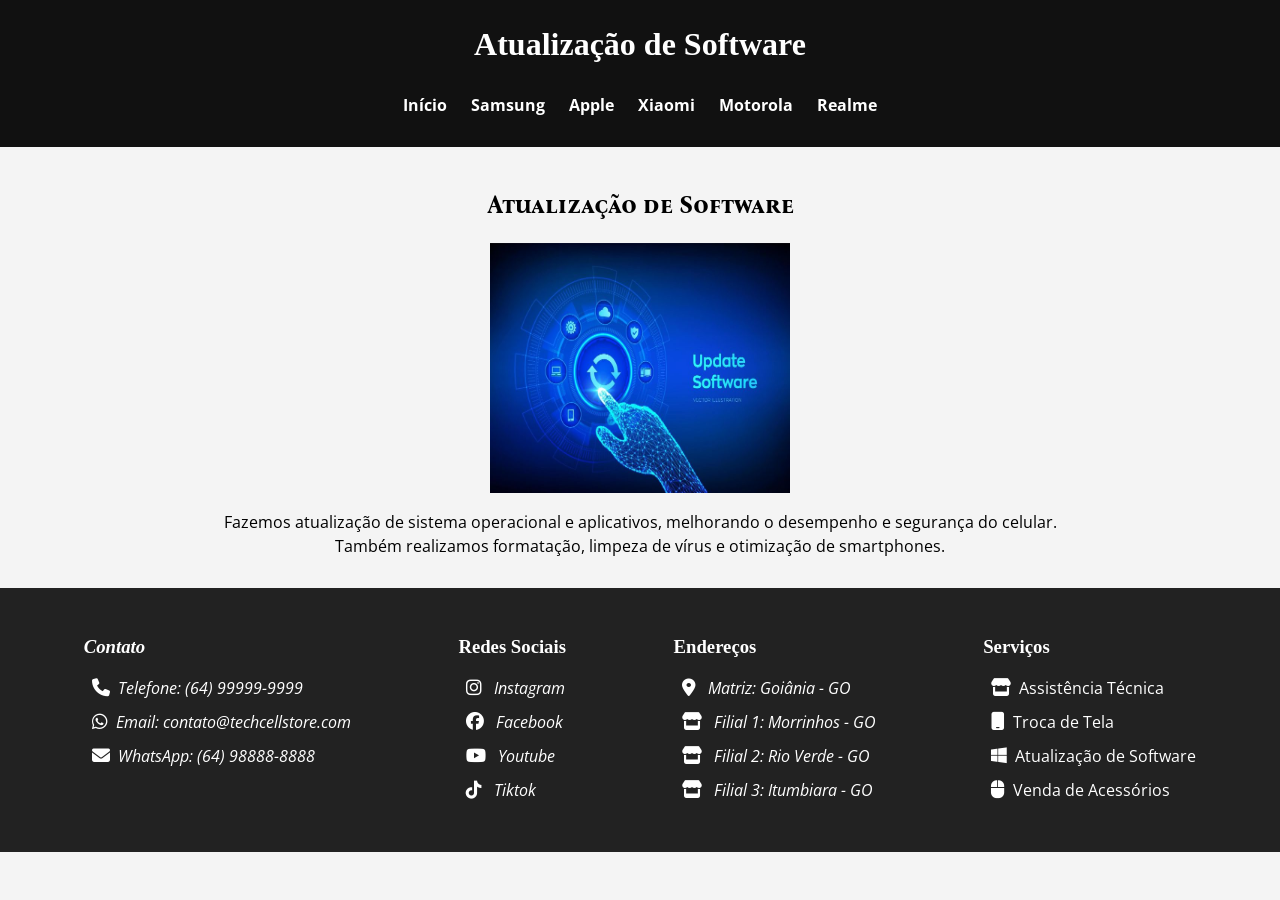
<file: pages/servicos/software.html>
<!DOCTYPE html>
<html lang="pt-br">

<head>
    <meta charset="UTF-8">
    <meta name="viewport" content="width=device-width, initial-scale=1.0">
    <title>Atualização de Software - TechCell</title>
    <link rel="stylesheet" href="../../css/style.css">

    <link rel="stylesheet" href="https://cdnjs.cloudflare.com/ajax/libs/font-awesome/6.5.1/css/all.min.css">

    <link rel="preconnect" href="https://fonts.googleapis.com">
    <link rel="preconnect" href="https://fonts.gstatic.com" crossorigin>
    <link href="https://fonts.googleapis.com/css2?family=Bona+Nova+SC:ital,wght@0,400;0,700;1,400&display=swap"
        rel="stylesheet">

    <link rel="preconnect" href="https://fonts.googleapis.com">
    <link rel="preconnect" href="https://fonts.gstatic.com" crossorigin>

    <link
        href="https://fonts.googleapis.com/css2?family=Bona+Nova+SC:wght@400;700&family=Open+Sans:wght@400;600&display=swap"
        rel="stylesheet">
</head>

<body>

    <header id="topo">

        <h1>Atualização de Software</h1>

        <nav id="menu-principal">
            <ul>
                <li><a href="../../index.html">Início</a></li>
                <li><a href="../celulares/samsung.html">Samsung</a></li>
                <li><a href="../celulares/apple.html">Apple</a></li>
                <li><a href="../celulares/xiaomi.html">Xiaomi</a></li>
                <li><a href="../celulares/motorola.html">Motorola</a></li>
                <li><a href="../celulares/realme.html">Realme</a></li>
            </ul>
        </nav>

    </header>

    <main>

        <section class="apresentacao">

            <header>
                <h2>Atualização de Software</h2>
            </header>

            <article>
                <img id="servicos" src="../../assets/images/servicos_images/atualizar_software.jpg"
                    alt="Atualização de Software">

                <p>
                    Fazemos atualização de sistema operacional e aplicativos,
                    melhorando o desempenho e segurança do celular.
                </p>

                <p>
                    Também realizamos formatação, limpeza de vírus e otimização
                    de smartphones.
                </p>
            </article>

        </section>

    </main>

    <footer id="rodape">

        <section>

            <address>
                <h3>Contato</h3>
                <p><i class="fa-solid fa-phone"></i>Telefone: (64) 99999-9999</p>
                <p><i class="fa-brands fa-whatsapp"></i>Email: contato@techcellstore.com</p>
                <p><i class="fa-solid fa-envelope"></i>WhatsApp: (64) 98888-8888</p>
            </address>

        </section>

        <section>
            <h3>Redes Sociais</h3>

            <address>
                <p><a href="https://www.instagram.com/techcell_store">
                        <i class="fa-brands fa-instagram"></i>
                        Instagram</a></p>
                <p><a href="https://www.facebook.com/techcell_store">
                        <i class="fa-brands fa-facebook"></i>
                        Facebook</a></p>
                <p><a href="https://www.youtube.com/techcell_store">
                        <i class="fa-brands fa-youtube"></i>
                        Youtube</a></p>
                <p><a href="https://www.tiktok.com/techcell_store">
                        <i class="fa-brands fa-tiktok"></i>
                        Tiktok</a></p>
            </address>

        </section>

        <section>
            <h3>Endereços</h3>

            <address>
                <p><i class="fa-solid fa-location-dot"></i>
                    Matriz: Goiânia - GO</p>
                <p><i class="fa-solid fa-store"></i>
                    Filial 1: Morrinhos - GO</p>
                <p><i class="fa-solid fa-store"></i>
                    Filial 2: Rio Verde - GO</p>
                <p><i class="fa-solid fa-store"></i>
                    Filial 3: Itumbiara - GO</p>
            </address>

        </section>

        <section>
            <h3>Serviços</h3>

            <p><a href="assistencia.html"><i class="fa-solid fa-store"></i>Assistência Técnica</a></p>
            <p><a href="troca-tela.html"><i class="fa-solid fa-mobile"></i>Troca de Tela</a></p>
            <p><a href="software.html"><i class="fa-brands fa-windows"></i>Atualização de Software</a></p>
            <p><a href="acessorios.html"><i class="fa-solid fa-computer-mouse"></i>Venda de Acessórios</a></p>

        </section>

    </footer>

</body>

</html>
</file>
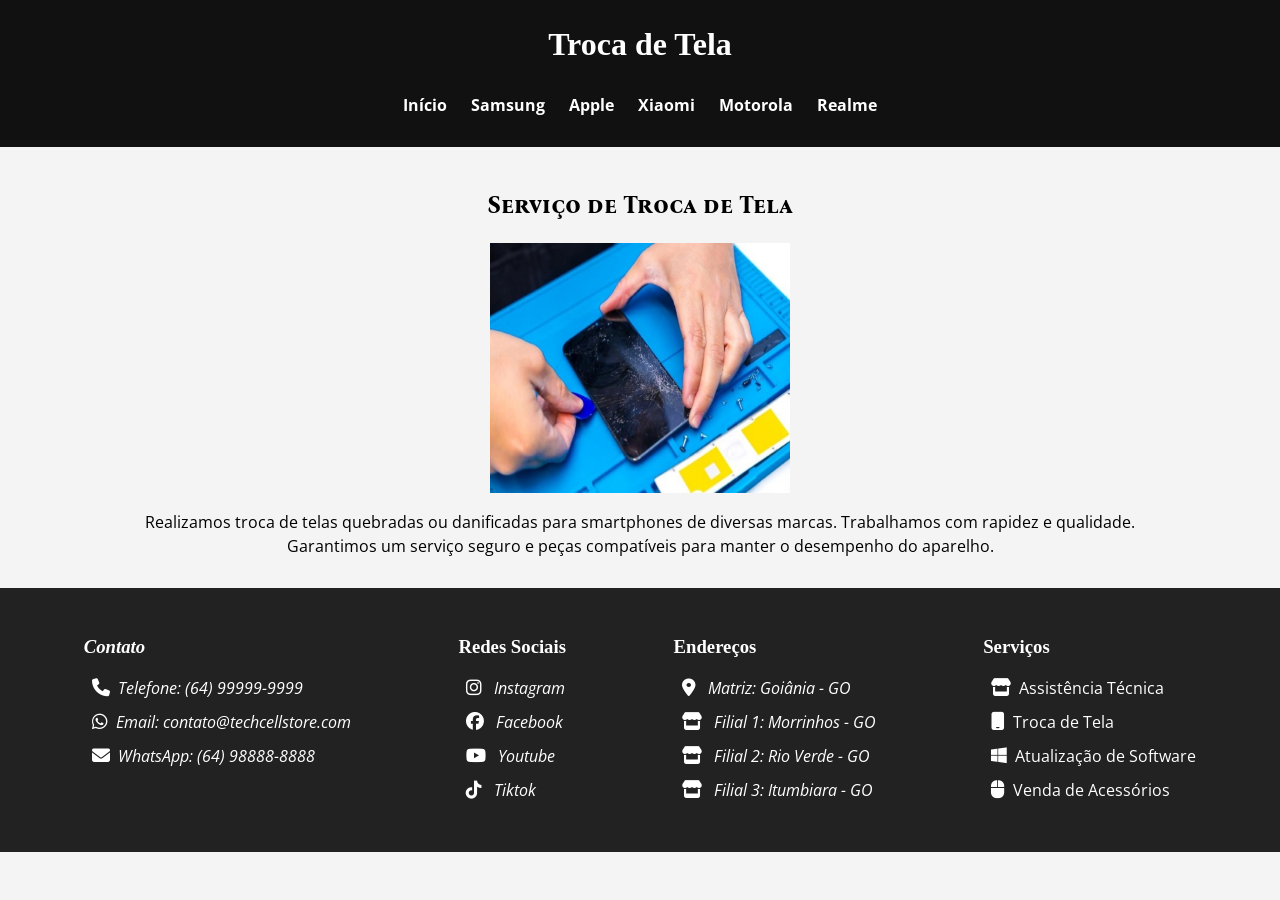
<file: pages/servicos/troca-tela.html>
<!DOCTYPE html>
<html lang="pt-br">

<head>
    <meta charset="UTF-8">
    <meta name="viewport" content="width=device-width, initial-scale=1.0">
    <title>Troca de Tela - TechCell</title>
    <link rel="stylesheet" href="../../css/style.css">

    <link rel="stylesheet" href="https://cdnjs.cloudflare.com/ajax/libs/font-awesome/6.5.1/css/all.min.css">

    <link rel="preconnect" href="https://fonts.googleapis.com">
    <link rel="preconnect" href="https://fonts.gstatic.com" crossorigin>
    <link href="https://fonts.googleapis.com/css2?family=Bona+Nova+SC:ital,wght@0,400;0,700;1,400&display=swap"
        rel="stylesheet">

    <link rel="preconnect" href="https://fonts.googleapis.com">
    <link rel="preconnect" href="https://fonts.gstatic.com" crossorigin>

    <link
        href="https://fonts.googleapis.com/css2?family=Bona+Nova+SC:wght@400;700&family=Open+Sans:wght@400;600&display=swap"
        rel="stylesheet">
</head>

<body>

    <header id="topo">

        <h1>Troca de Tela</h1>

        <nav id="menu-principal">
            <ul>
                <li><a href="../../index.html">Início</a></li>
                <li><a href="../celulares/samsung.html">Samsung</a></li>
                <li><a href="../celulares/apple.html">Apple</a></li>
                <li><a href="../celulares/xiaomi.html">Xiaomi</a></li>
                <li><a href="../celulares/motorola.html">Motorola</a></li>
                <li><a href="../celulares/realme.html">Realme</a></li>
            </ul>
        </nav>

    </header>

    <main>

        <section class="apresentacao">

            <header>
                <h2>Serviço de Troca de Tela</h2>
            </header>

            <article>
                <img id="servicos" src="../../assets/images/servicos_images/troca_tela.jpg" alt="Troca de Tela">

                <p>
                    Realizamos troca de telas quebradas ou danificadas para smartphones
                    de diversas marcas. Trabalhamos com rapidez e qualidade.
                </p>

                <p>
                    Garantimos um serviço seguro e peças compatíveis para manter
                    o desempenho do aparelho.
                </p>
            </article>

        </section>

    </main>

    <footer id="rodape">

        <section>

            <address>
                <h3>Contato</h3>
                <p><i class="fa-solid fa-phone"></i>Telefone: (64) 99999-9999</p>
                <p><i class="fa-brands fa-whatsapp"></i>Email: contato@techcellstore.com</p>
                <p><i class="fa-solid fa-envelope"></i>WhatsApp: (64) 98888-8888</p>
            </address>

        </section>

        <section>
            <h3>Redes Sociais</h3>

            <address>
                <p><a href="https://www.instagram.com/techcell_store">
                        <i class="fa-brands fa-instagram"></i>
                        Instagram</a></p>
                <p><a href="https://www.facebook.com/techcell_store">
                        <i class="fa-brands fa-facebook"></i>
                        Facebook</a></p>
                <p><a href="https://www.youtube.com/techcell_store">
                        <i class="fa-brands fa-youtube"></i>
                        Youtube</a></p>
                <p><a href="https://www.tiktok.com/techcell_store">
                        <i class="fa-brands fa-tiktok"></i>
                        Tiktok</a></p>
            </address>

        </section>

        <section>
            <h3>Endereços</h3>

            <address>
                <p><i class="fa-solid fa-location-dot"></i>
                    Matriz: Goiânia - GO</p>
                <p><i class="fa-solid fa-store"></i>
                    Filial 1: Morrinhos - GO</p>
                <p><i class="fa-solid fa-store"></i>
                    Filial 2: Rio Verde - GO</p>
                <p><i class="fa-solid fa-store"></i>
                    Filial 3: Itumbiara - GO</p>
            </address>

        </section>

        <section>

            <h3>Serviços</h3>
            <p><a href="assistencia.html"><i class="fa-solid fa-store"></i>Assistência Técnica</a></p>
            <p><a href="troca-tela.html"><i class="fa-solid fa-mobile"></i>Troca de Tela</a></p>
            <p><a href="software.html"><i class="fa-brands fa-windows"></i>Atualização de Software</a></p>
            <p><a href="acessorios.html"><i class="fa-solid fa-computer-mouse"></i>Venda de Acessórios</a></p>

        </section>

    </footer>

</body>

</html>
</file>
<file: css/style.css>
*{
    margin: 0;
    padding: 0;
    box-sizing: border-box;
}

body{
    line-height: 1.5;
    background-color: #f4f4f4;
}

p, li{
    font-family: "Open Sans", sans-serif;
}

h2{
    font-family: "Bona Nova SC", serif;
    margin: 10px;
}

ul{
    list-style: none;
}

#topo{
    background-color: #111;
    color: white;
    padding: 20px;
    text-align: center;
}

#menu-principal ul,
#menu-secundario ul{
    list-style: none;
    margin-top: 15px;
}

#menu-principal li,
#menu-secundario li{
    display: inline-block;
    margin: 10px;
}

#menu-principal a,
#menu-secundario a{
    color: white;
    text-decoration: none;
    font-weight: bold;
}

.apresentacao{
    padding: 30px;
    text-align: center;
}

#servicos{
    margin: 10px;
    width: 300px;
    height: 250px;
}

.marcas,
.modelos{
    display: flex;
    justify-content: center;
    gap: 20px;
    flex-wrap: wrap;
    padding: 30px;
}

.card{
    background-color: white;
    width: 300px;
    padding: 15px;
    border-radius: 10px;
    text-align: center;
}

.card img{
    background: linear-gradient(to right, rgb(255, 255, 255), rgb(197, 197, 197));
    width: 100%;
    height: 280px;
    object-fit: cover;
    border-radius: 10px;
}

.review{
    padding: 30px;
    text-align: center;
}

#rodape{
    background-color: #222;
    color: white;
    display: flex;
    justify-content: space-around;
    flex-wrap: wrap;
    padding: 30px;
}

#rodape section{
    margin: 15px;
}

#rodape h3{
    margin-bottom: 10px;
}

#rodape a{
    text-decoration: none;
    color: white;
}

#rodape i{
    margin: 8px;
    font-size: 18px;
}
</file>
